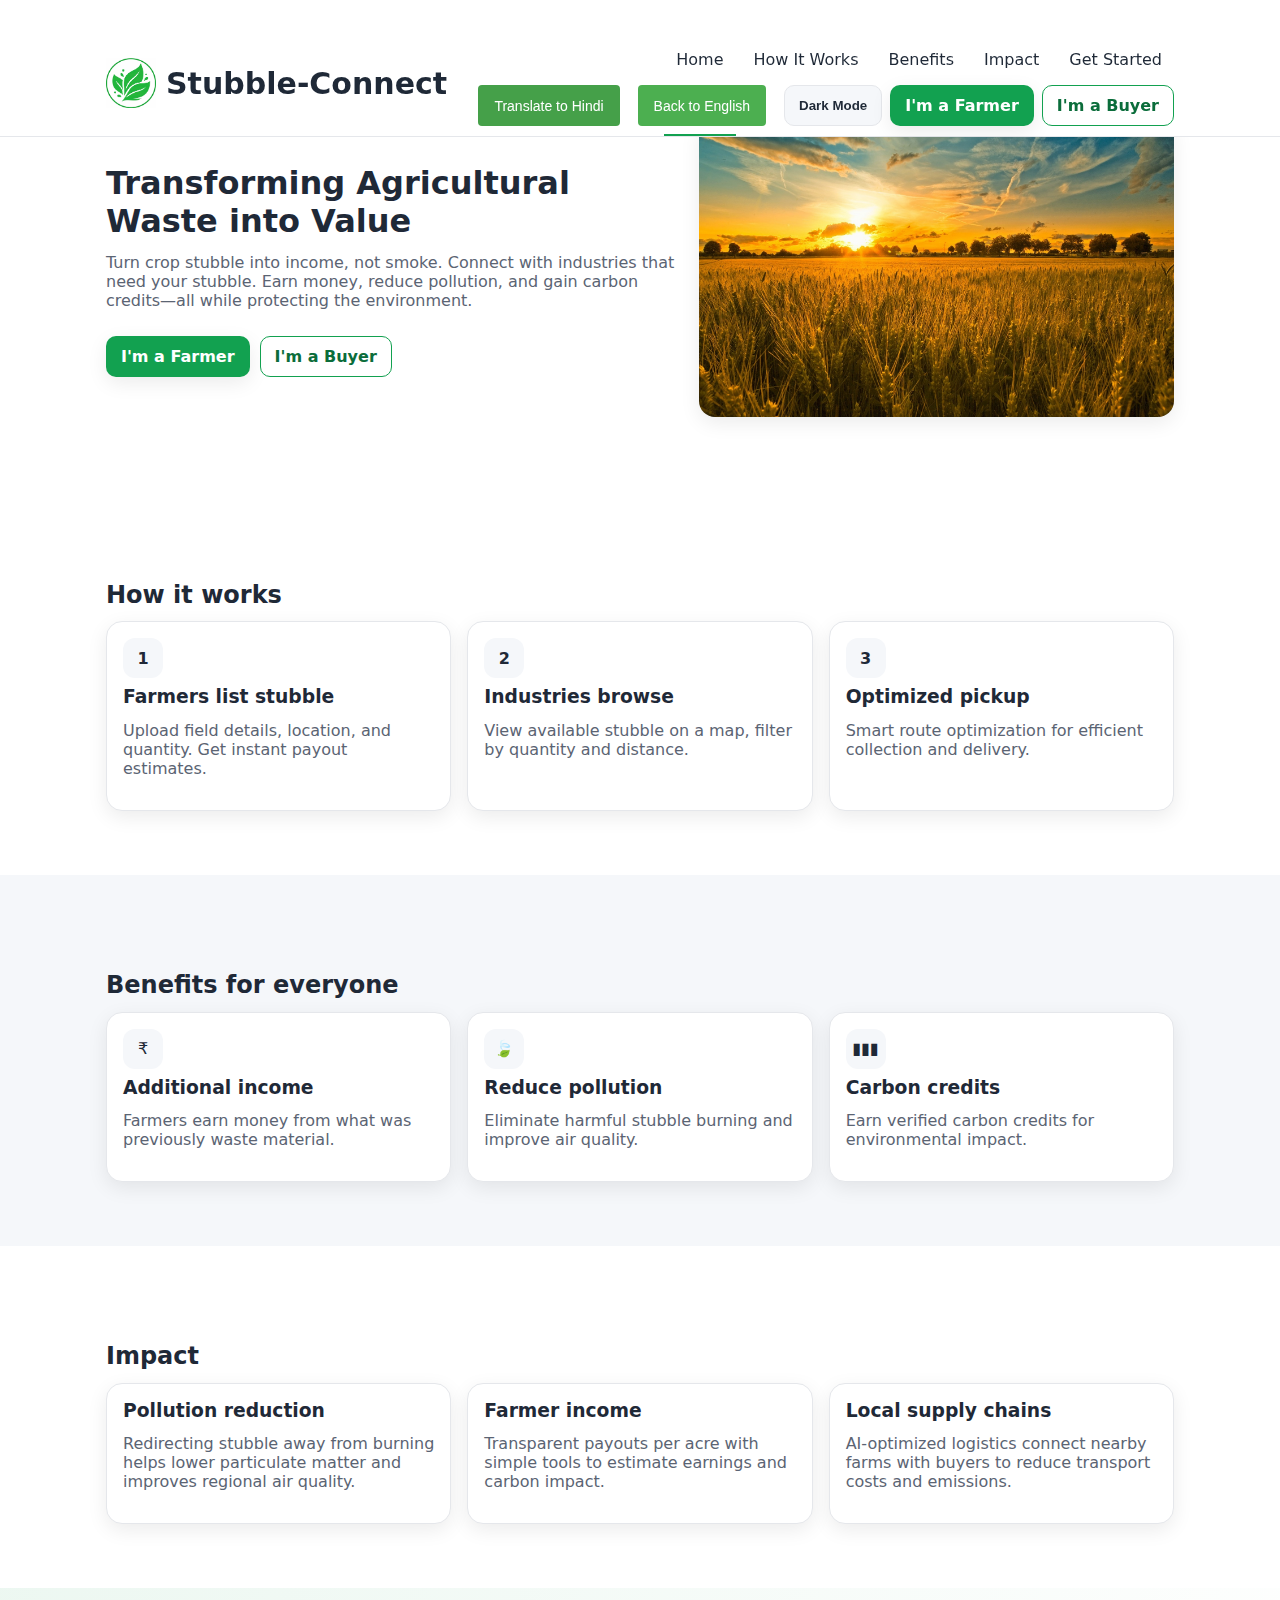
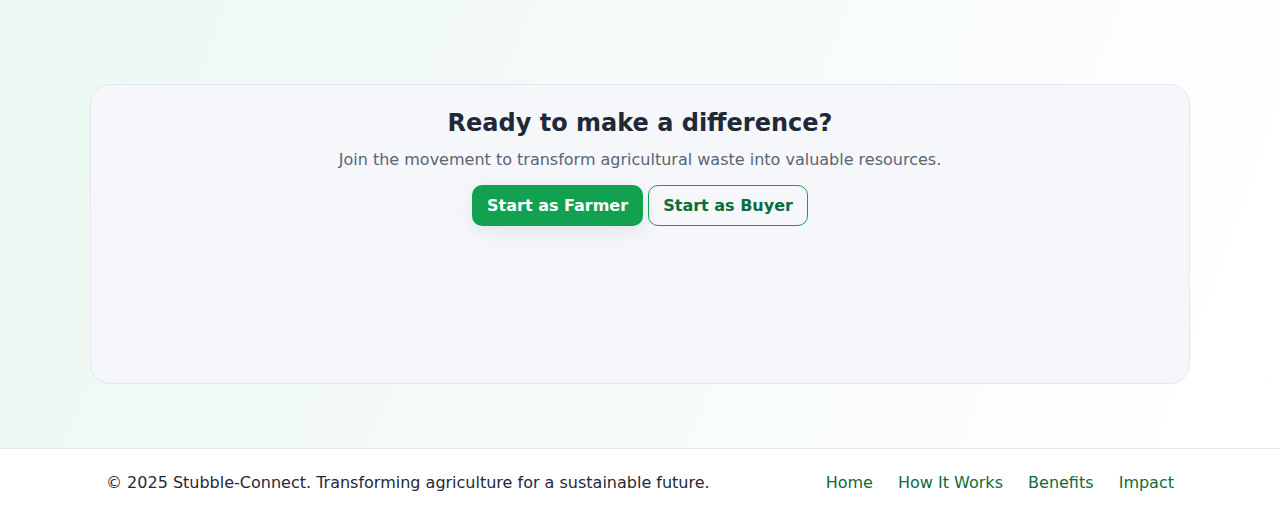
<file: index.html>
<!DOCTYPE html>
<html lang="en" data-theme="light">
<head>
  <meta charset="UTF-8" />
  <meta name="viewport" content="width=device-width, initial-scale=1.0"/>
  <title>Stubble-Connect | Transforming Agricultural Waste into Value</title>
  <link rel="stylesheet" href="assets/css/styles.css"/>
  <link rel="icon" href="assets/img/logo.png" type="image/png"/>
</head>
<body>
  <!-- Fixed Navbar (shared across pages) -->
  <header class="navbar">
    <div class="nav-inner">
      <a class="nav-logo" href="index.html">
        <img src="assets/img/logo.png" alt="Stubble-Connect logo"/>
        <span>Stubble-Connect</span>
      </a>

      <button class="nav-toggle" aria-label="Toggle menu" aria-expanded="false">
        <span class="bar"></span><span class="bar"></span><span class="bar"></span>
      </button>

      <nav class="nav-links">
        <a class="nav-link active" href="#hero" data-scroll>Home</a>
        <a class="nav-link" href="#how-it-works" data-scroll>How It Works</a>
        <a class="nav-link" href="#benefits" data-scroll>Benefits</a>
        <a class="nav-link" href="#impact" data-scroll>Impact</a>
        <a class="nav-link" href="#cta" data-scroll>Get Started</a>
        <div class="nav-actions">
          <button id="translateToHindi">Translate to Hindi</button>
          <button id="translateToEnglish">Back to English</button>
          <button id="themeToggle" class="btn btn-secondary" aria-label="Toggle dark mode">Dark Mode</button>
          <a class="btn btn-primary" href="farmer.html">I'm a Farmer</a>
          <a class="btn btn-outline" href="buyer.html">I'm a Buyer</a>
        </div>
      </nav>
      <div class="nav-underline"></div>
    </div>
  </header>

  <main>
    <!-- Hero Section -->
    <section id="hero" class="section hero">
      <div class="container hero-grid">
        <div class="hero-content">
          <h1>Transforming Agricultural Waste into Value</h1>
          <p>Turn crop stubble into income, not smoke. Connect with industries that need your stubble. Earn money, reduce pollution, and gain carbon credits—all while protecting the environment.</p>
          <div class="hero-actions">
            <a class="btn btn-primary" href="farmer.html">I'm a Farmer</a>
            <a class="btn btn-outline" href="buyer.html">I'm a Buyer</a>
          </div>
        </div>
        <div class="hero-media">
          <img src="assets/img/hero-stubble.jpg" alt="Field with crop stubble"/>
        </div>
      </div>
    </section>

    <!-- How It Works -->
    <section id="how-it-works" class="section">
      <div class="container">
        <h2>How it works</h2>
        <div class="cards three">
          <div class="card">
            <div class="card-icon">1</div>
            <h3>Farmers list stubble</h3>
            <p>Upload field details, location, and quantity. Get instant payout estimates.</p>
          </div>
          <div class="card">
            <div class="card-icon">2</div>
            <h3>Industries browse</h3>
            <p>View available stubble on a map, filter by quantity and distance.</p>
          </div>
          <div class="card">
            <div class="card-icon">3</div>
            <h3>Optimized pickup</h3>
            <p>Smart route optimization for efficient collection and delivery.</p>
          </div>
        </div>
      </div>
    </section>

    <!-- Benefits -->
    <section id="benefits" class="section alt">
      <div class="container">
        <h2>Benefits for everyone</h2>
        <div class="cards three">
          <div class="card benefit">
            <div class="benefit-icon">₹</div>
            <h3>Additional income</h3>
            <p>Farmers earn money from what was previously waste material.</p>
          </div>
          <div class="card benefit">
            <div class="benefit-icon">🍃</div>
            <h3>Reduce pollution</h3>
            <p>Eliminate harmful stubble burning and improve air quality.</p>
          </div>
          <div class="card benefit">
            <div class="benefit-icon">▮▮▮</div>
            <h3>Carbon credits</h3>
            <p>Earn verified carbon credits for environmental impact.</p>
          </div>
        </div>
      </div>
    </section>

    <!-- Impact -->
    <section id="impact" class="section">
      <div class="container">
        <h2>Impact</h2>
        <div class="impact-grid">
          <div class="impact-card">
            <h3>Pollution reduction</h3>
            <p>Redirecting stubble away from burning helps lower particulate matter and improves regional air quality.</p>
          </div>
          <div class="impact-card">
            <h3>Farmer income</h3>
            <p>Transparent payouts per acre with simple tools to estimate earnings and carbon impact.</p>
          </div>
          <div class="impact-card">
            <h3>Local supply chains</h3>
            <p>AI-optimized logistics connect nearby farms with buyers to reduce transport costs and emissions.</p>
          </div>
        </div>
      </div>
    </section>

    <!-- CTA -->
    <section id="cta" class="section cta">
      <div class="container cta-box">
        <h2>Ready to make a difference?</h2>
        <p>Join the movement to transform agricultural waste into valuable resources.</p>
        <div class="cta-actions">
          <a class="btn btn-primary" href="farmer.html">Start as Farmer</a>
          <a class="btn btn-outline" href="buyer.html">Start as Buyer</a>
        </div>
      </div>
    </section>
  </main>

  <footer class="footer">
    <div class="container footer-inner">
      <div>© 2025 Stubble-Connect. Transforming agriculture for a sustainable future.</div>
      <div class="footer-links">
        <a href="#hero" data-scroll>Home</a>
        <a href="#how-it-works" data-scroll>How It Works</a>
        <a href="#benefits" data-scroll>Benefits</a>
        <a href="#impact" data-scroll>Impact</a>
      </div>
    </div>
  </footer>

  <script src="assets/js/main.js"></script>
  
  <div id="google_translate_element" style="display:none;"></div>

  <script type="text/javascript">
    function googleTranslateElementInit() {
      new google.translate.TranslateElement(
        {pageLanguage: 'en', includedLanguages: 'hi,en'},
        'google_translate_element'
      );
    }
  </script>
  
  <script type="text/javascript" src="//translate.google.com/translate_a/element.js?cb=googleTranslateElementInit"></script>
  
  <script>
    function triggerTranslation(lang) {
      const select = document.querySelector("#google_translate_element select");
      if (select) {
        select.value = lang;
        select.dispatchEvent(new Event("change"));
      }
    }
  
    document.getElementById("translateToHindi").addEventListener("click", () => triggerTranslation("hi"));
    document.getElementById("translateToEnglish").addEventListener("click", () => triggerTranslation("en"));
  </script>
</body>
</html>
</file>
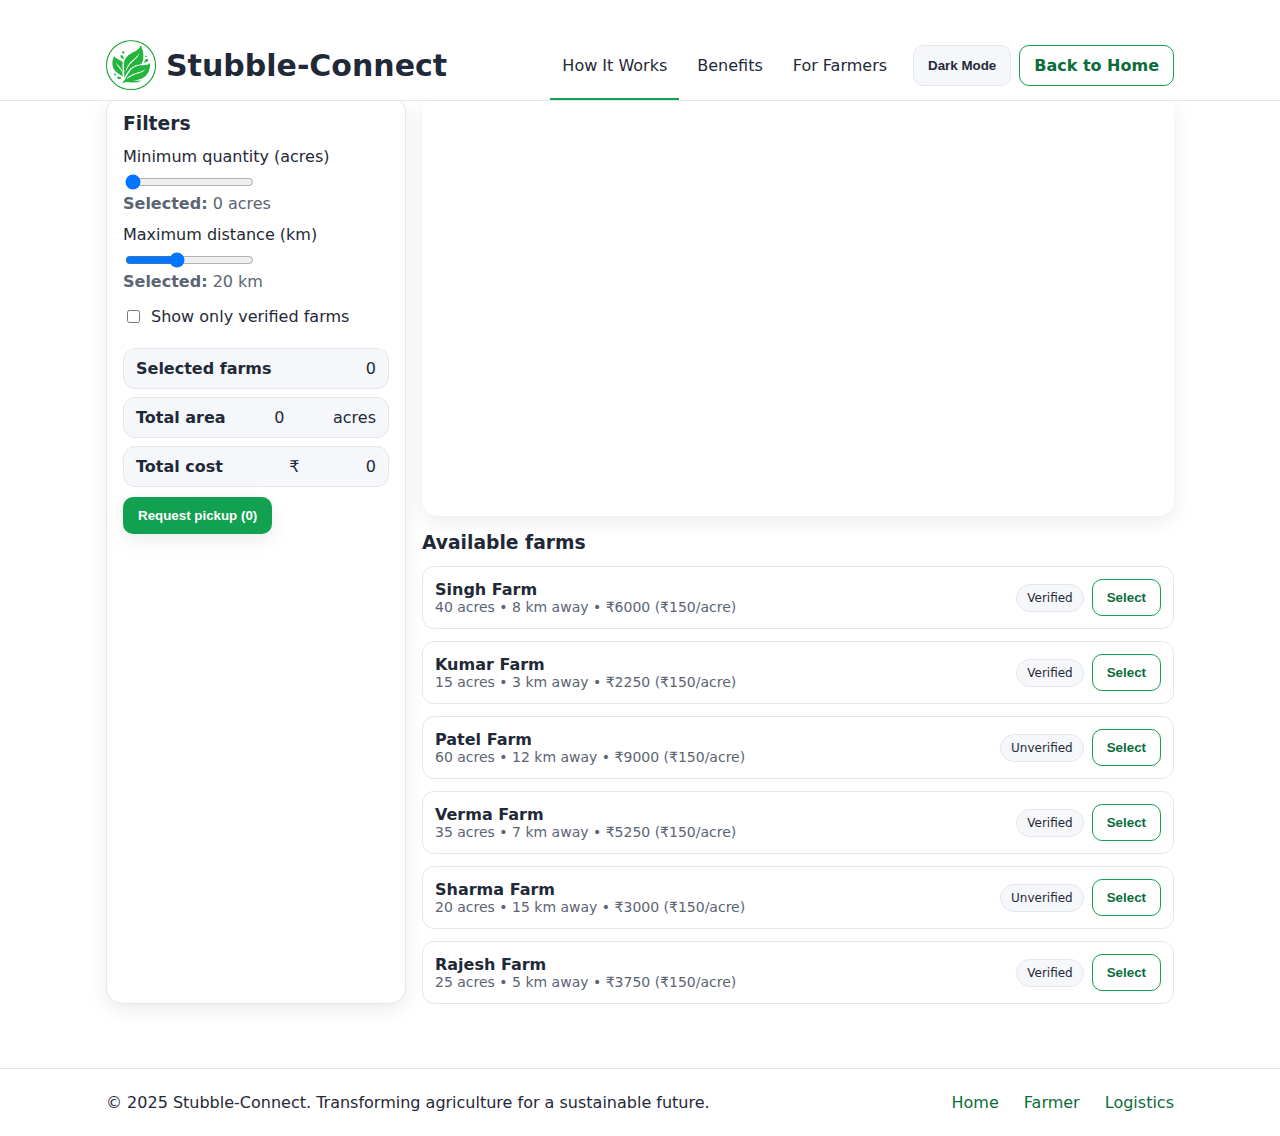
<file: buyer.html>
<!DOCTYPE html>
<html lang="en" data-theme="light">
<head>
  <meta charset="UTF-8" />
  <meta name="viewport" content="width=device-width, initial-scale=1.0"/>
  <title>Stubble-Connect | Buyer Dashboard</title>
  <link rel="stylesheet" href="assets/css/styles.css"/>
  <link rel="icon" href="assets/img/logo.png" type="image/png"/>
</head>
<body>
  <header class="navbar">
    <div class="nav-inner">
      <a class="nav-logo" href="index.html">
        <img src="assets/img/logo.png" alt="Stubble-Connect logo"/>
        <span>Stubble-Connect</span>
      </a>

      <button class="nav-toggle" aria-label="Toggle menu" aria-expanded="false">
        <span class="bar"></span><span class="bar"></span><span class="bar"></span>
      </button>

      <nav class="nav-links">
        <a class="nav-link" href="index.html#how-it-works">How It Works</a>
        <a class="nav-link" href="index.html#benefits">Benefits</a>
        <a class="nav-link" href="farmer.html">For Farmers</a>
        <div class="nav-actions">
          <button id="themeToggle" class="btn btn-secondary" aria-label="Toggle dark mode">Dark Mode</button>
          <a class="btn btn-outline" href="index.html">Back to Home</a>
        </div>
      </nav>
      <div class="nav-underline"></div>
    </div>
  </header>

  <main>
    <section class="section">
      <div class="container buyer-grid">
        <!-- Filters -->
        <aside class="card filters">
          <h3>Filters</h3>

          <label class="form-label" for="minQty">Minimum quantity (acres)</label>
          <input type="range" id="minQty" min="0" max="60" value="0"/>
          <div class="range-value"><strong>Selected:</strong> <span id="minQtyVal">0</span> acres</div>

          <label class="form-label" for="maxDist">Maximum distance (km)</label>
          <input type="range" id="maxDist" min="1" max="50" value="20"/>
          <div class="range-value"><strong>Selected:</strong> <span id="maxDistVal">20</span> km</div>

          <label class="checkbox">
            <input type="checkbox" id="onlyVerified"/>
            <span>Show only verified farms</span>
          </label>

          <div class="summary">
            <div class="result-item"><strong>Selected farms</strong> <span id="selectedCount">0</span></div>
            <div class="result-item"><strong>Total area</strong> <span id="selectedArea">0</span> acres</div>
            <div class="result-item"><strong>Total cost</strong> ₹<span id="selectedCost">0</span></div>
          </div>

          <button id="requestPickup" class="btn btn-primary">Request pickup (0)</button>
        </aside>

        <!-- Map + Listings -->
        <section class="buyer-main">
          <div class="map-embed large">
            <!-- Large Map (placeholder; replace key later) -->
            <iframe
              title="Buyer Map"
              width="100%" height="100%" style="border:0"
              loading="lazy" allowfullscreen
              src="https://maps.google.com/maps?q=30.7333,76.7794&z=9&output=embed">
            </iframe>
          </div>

          <div class="farm-list">
            <h3>Available farms</h3>
            <!-- Dummy farms; JS will render and filter -->
            <div id="farmCards" class="cards list"></div>
          </div>
        </section>
      </div>
    </section>
  </main>

  <footer class="footer">
    <div class="container footer-inner">
      <div>© 2025 Stubble-Connect. Transforming agriculture for a sustainable future.</div>
      <div class="footer-links">
        <a href="index.html#hero">Home</a>
        <a href="farmer.html">Farmer</a>
        <a href="logistics.html">Logistics</a>
      </div>
    </div>
  </footer>

  <script src="assets/js/main.js"></script>
</body>
</html>
</file>
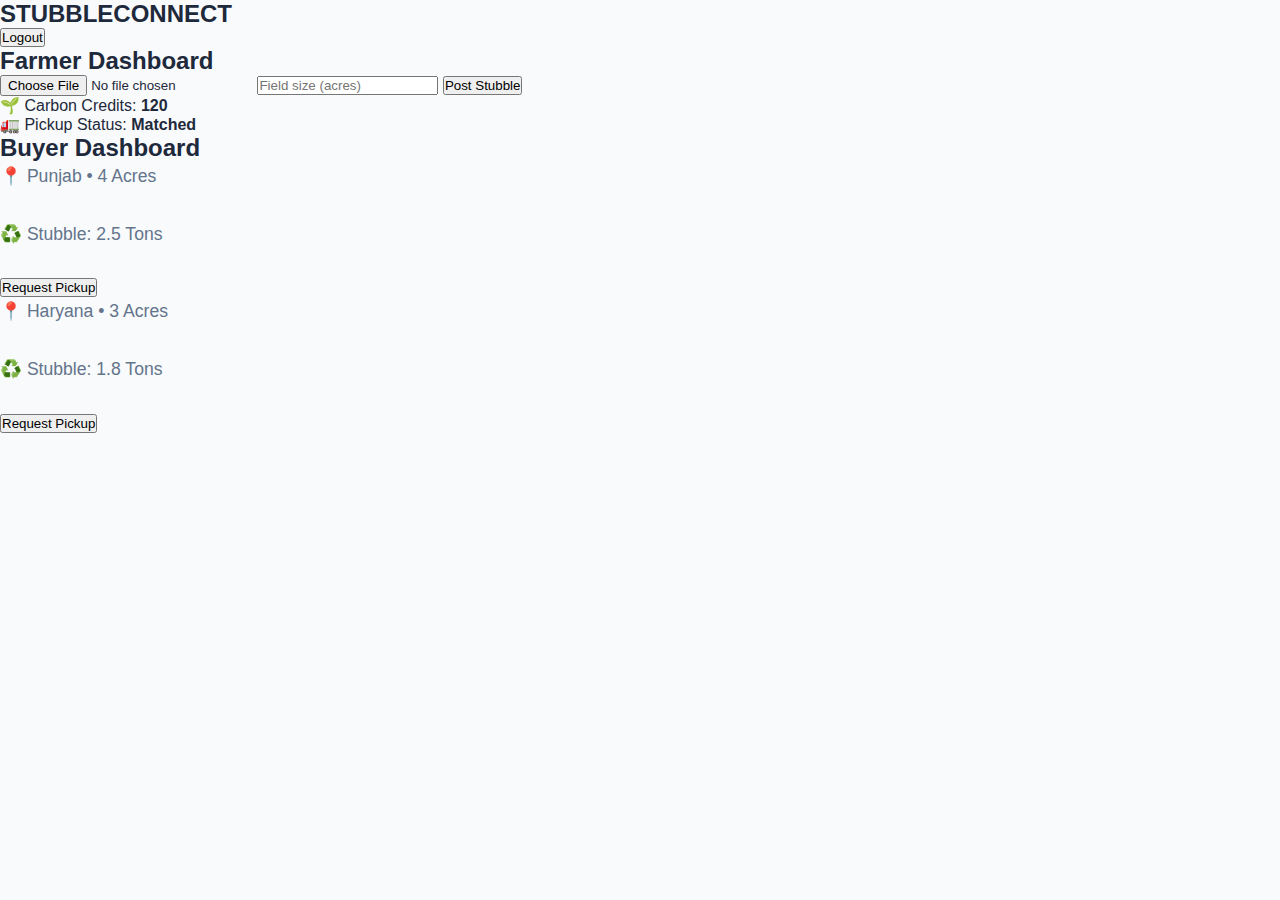
<file: dashboard.html>
<!DOCTYPE html>
<html lang="en">
<head>
  <meta charset="UTF-8">
  <title>Dashboard | Stubble Connect</title>
  <link rel="stylesheet" href="css/style.css">
</head>
<body class="dark">

<header class="navbar">
  <div class="logo">STUBBLE<span>CONNECT</span></div>
  <button id="logout">Logout</button>
</header>

<section class="dashboard">
  
  <!-- FARMER -->
  <div class="panel reveal">
    <h2>Farmer Dashboard</h2>
    <input type="file">
    <input type="number" placeholder="Field size (acres)">
    <button class="primary">Post Stubble</button>

    <div class="stats">
      <div>🌱 Carbon Credits: <b>120</b></div>
      <div>🚛 Pickup Status: <b>Matched</b></div>
    </div>
  </div>

  <!-- BUYER -->
  <div class="panel reveal delay">
    <h2>Buyer Dashboard</h2>

    <div class="farm-card">
      <p>📍 Punjab • 4 Acres</p>
      <p>♻️ Stubble: 2.5 Tons</p>
      <button class="secondary">Request Pickup</button>
    </div>

    <div class="farm-card">
      <p>📍 Haryana • 3 Acres</p>
      <p>♻️ Stubble: 1.8 Tons</p>
      <button class="secondary">Request Pickup</button>
    </div>
  </div>

</section>

<script src="js/animate.js"></script>
</body>
</html>
</file>
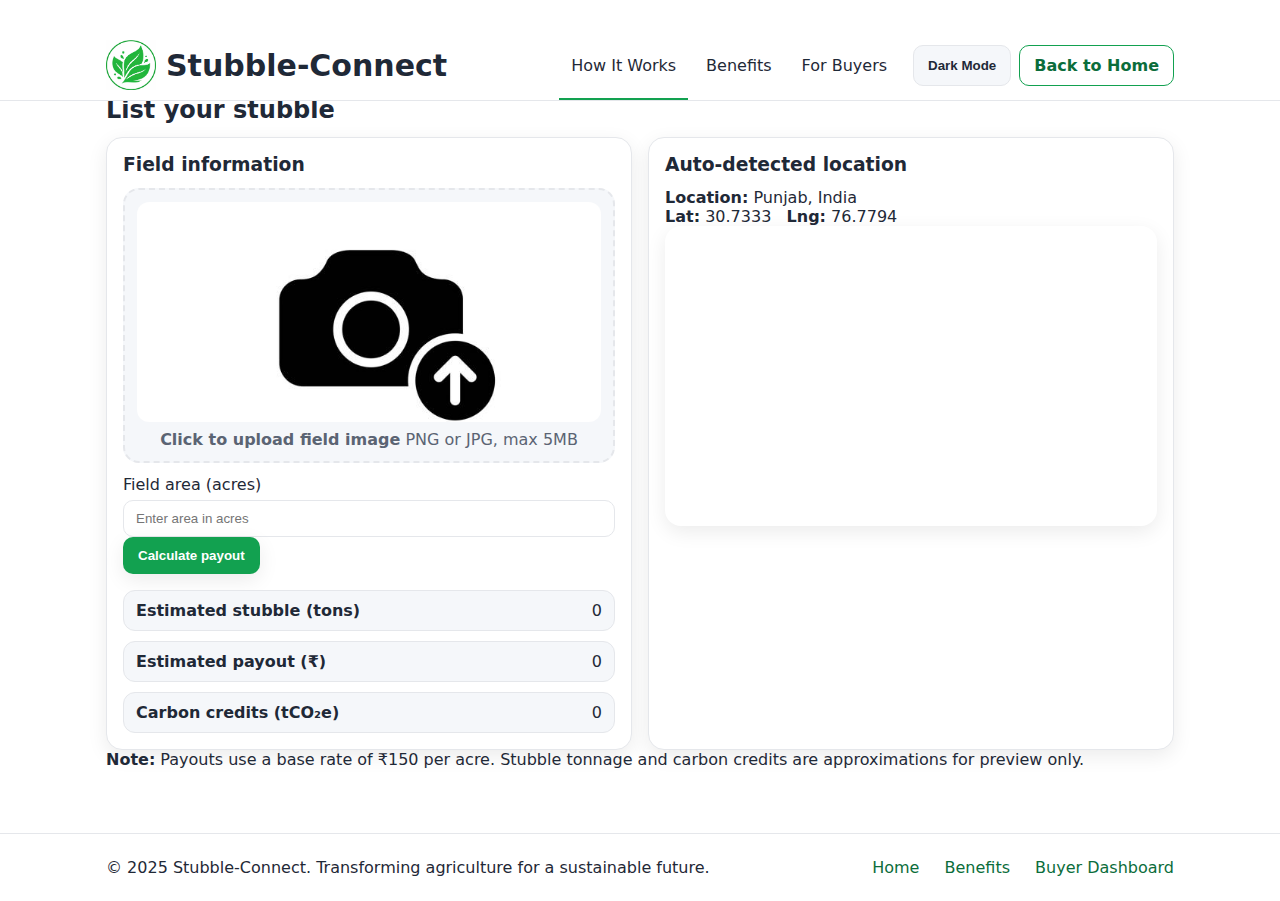
<file: farmer.html>
<!DOCTYPE html>
<html lang="en" data-theme="light">
<head>
  <meta charset="UTF-8" />
  <meta name="viewport" content="width=device-width, initial-scale=1.0"/>
  <title>Stubble-Connect | Farmer</title>
  <link rel="stylesheet" href="assets/css/styles.css"/>
  <link rel="icon" href="assets/img/logo.png" type="image/png"/>
</head>
<body>
  <header class="navbar">
    <div class="nav-inner">
      <a class="nav-logo" href="index.html">
        <img src="assets/img/logo.png" alt="Stubble-Connect logo"/>
        <span>Stubble-Connect</span>
      </a>

      <button class="nav-toggle" aria-label="Toggle menu" aria-expanded="false">
        <span class="bar"></span><span class="bar"></span><span class="bar"></span>
      </button>

      <nav class="nav-links">
        <a class="nav-link" href="index.html#how-it-works">How It Works</a>
        <a class="nav-link" href="index.html#benefits">Benefits</a>
        <a class="nav-link" href="buyer.html">For Buyers</a>
        <div class="nav-actions">
          <button id="themeToggle" class="btn btn-secondary" aria-label="Toggle dark mode">Dark Mode</button>
          <a class="btn btn-outline" href="index.html">Back to Home</a>
        </div>
      </nav>
      <div class="nav-underline"></div>
    </div>
  </header>

  <main>
    <section class="section">
      <div class="container">
        <h2>List your stubble</h2>

        <div class="grid two farmer-grid">
          <!-- Field Information -->
          <div class="card">
            <h3>Field information</h3>
            <div class="upload-box" id="uploadBox" tabindex="0">
              <img id="fieldPreview" src="assets/img/placeholder-field.jpg" alt="Field preview"/>
              <div class="upload-instructions">
                <strong>Click to upload field image</strong>
                <span>PNG or JPG, max 5MB</span>
              </div>
              <input type="file" id="fieldImage" accept="image/*" hidden/>
            </div>

            <label class="form-label" for="fieldArea">Field area (acres)</label>
            <input type="number" id="fieldArea" class="input" placeholder="Enter area in acres" min="0" step="0.1"/>

            <button id="calcPayout" class="btn btn-primary">Calculate payout</button>

            <div class="results">
              <div class="result-item">
                <strong>Estimated stubble (tons)</strong>
                <span id="estStubble">0</span>
              </div>
              <div class="result-item">
                <strong>Estimated payout (₹)</strong>
                <span id="estPayout">0</span>
              </div>
              <div class="result-item">
                <strong>Carbon credits (tCO₂e)</strong>
                <span id="estCarbon">0</span>
              </div>
            </div>
          </div>

          <!-- Auto-Detected Location -->
          <div class="card">
            <h3>Auto-detected location</h3>
            <div class="location-meta">
              <div class="loc-line"><strong>Location:</strong> <span id="detectedPlace">Punjab, India</span></div>
              <div class="loc-line"><strong>Lat:</strong> <span id="detectedLat">30.7333</span> &nbsp; <strong>Lng:</strong> <span id="detectedLng">76.7794</span></div>
            </div>

            <!-- Google Maps Iframe (placeholder; replace key later) -->
            <!-- To use your real Google Maps embed, replace the src with an embed URL that includes your API key or map query -->
            <div class="map-embed">
              <iframe
                title="Detected Location Map"
                width="100%" height="300" style="border:0"
                loading="lazy" allowfullscreen
                src="https://maps.google.com/maps?q=Punjab,India&z=10&output=embed">
              </iframe>
            </div>
          </div>
        </div>

        <div class="info-tip">
          <strong>Note:</strong> Payouts use a base rate of ₹150 per acre. Stubble tonnage and carbon credits are approximations for preview only.
        </div>

      </div>
    </section>
  </main>

  <footer class="footer">
    <div class="container footer-inner">
      <div>© 2025 Stubble-Connect. Transforming agriculture for a sustainable future.</div>
      <div class="footer-links">
        <a href="index.html#hero">Home</a>
        <a href="index.html#benefits">Benefits</a>
        <a href="buyer.html">Buyer Dashboard</a>
      </div>
    </div>
  </footer>

  <script src="assets/js/main.js"></script>
</body>
</html>
</file>
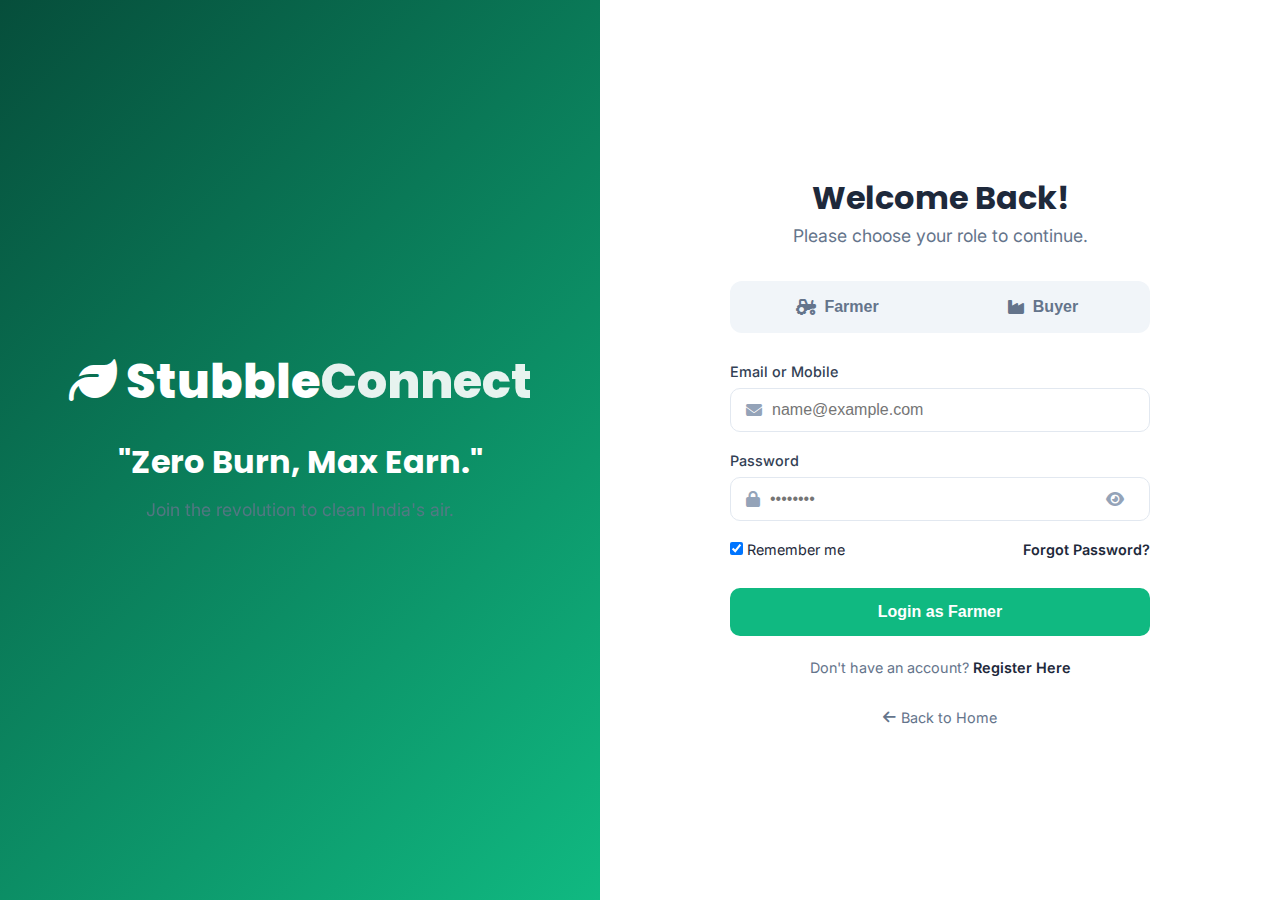
<file: login.html>
<!DOCTYPE html>
<html lang="en">
<head>
    <meta charset="UTF-8">
    <meta name="viewport" content="width=device-width, initial-scale=1.0">
    <title>Login | Stubble-Connect</title>
    
    <link href="https://fonts.googleapis.com/css2?family=Inter:wght@300;400;600&family=Poppins:wght@500;700&display=swap" rel="stylesheet">
    <link rel="stylesheet" href="https://cdnjs.cloudflare.com/ajax/libs/font-awesome/6.4.0/css/all.min.css">
    
    <link rel="stylesheet" href="css/style.css">
    <link rel="stylesheet" href="css/login.css">
</head>
<body>

    <div class="login-wrapper">
        
        <div class="login-visual">
            <div class="visual-content">
                <div class="logo-large">
                    <i class="fas fa-leaf"></i> Stubble<span>Connect</span>
                </div>
                <h2 id="dynamic-quote">"Zero Burn, Max Earn."</h2>
                <p>Join the revolution to clean India's air.</p>
            </div>
            <div class="blob blob-1"></div>
            <div class="blob blob-2"></div>
        </div>

        <div class="login-form-container">
            <div class="form-box fade-up">
                
                <div class="form-header">
                    <h2>Welcome Back!</h2>
                    <p>Please choose your role to continue.</p>
                </div>

                <div class="role-switch">
                    <button type="button" class="role-btn active" data-role="farmer" onclick="setRole('farmer')">
                        <i class="fas fa-tractor"></i> Farmer
                    </button>
                    <button type="button" class="role-btn" data-role="buyer" onclick="setRole('buyer')">
                        <i class="fas fa-industry"></i> Buyer
                    </button>
                </div>

                <form id="loginForm" onsubmit="handleLogin(event)">
                    
                    <div class="input-group">
                        <label>Email or Mobile</label>
                        <div class="input-wrapper">
                            <i class="fas fa-envelope"></i>
                            <input type="text" placeholder="name@example.com" required>
                        </div>
                    </div>

                    <div class="input-group">
                        <label>Password</label>
                        <div class="input-wrapper">
                            <i class="fas fa-lock"></i>
                            <input type="password" placeholder="••••••••" required>
                            <i class="fas fa-eye toggle-password"></i>
                        </div>
                    </div>

                    <div class="form-actions">
                        <label class="checkbox-container">
                            <input type="checkbox" checked>
                            <span class="checkmark"></span>
                            Remember me
                        </label>
                        <a href="#" class="forgot-pass">Forgot Password?</a>
                    </div>

                    <button type="submit" class="btn-login" id="submitBtn">
                        Login as Farmer
                        <div class="shine"></div>
                    </button>
                </form>

                <p class="signup-link">Don't have an account? <a href="#">Register Here</a></p>
                
                <div class="back-home">
                    <a href="index.html"><i class="fas fa-arrow-left"></i> Back to Home</a>
                </div>
            </div>
        </div>
    </div>

    <script src="js/login.js"></script>
</body>
</html>
</file>
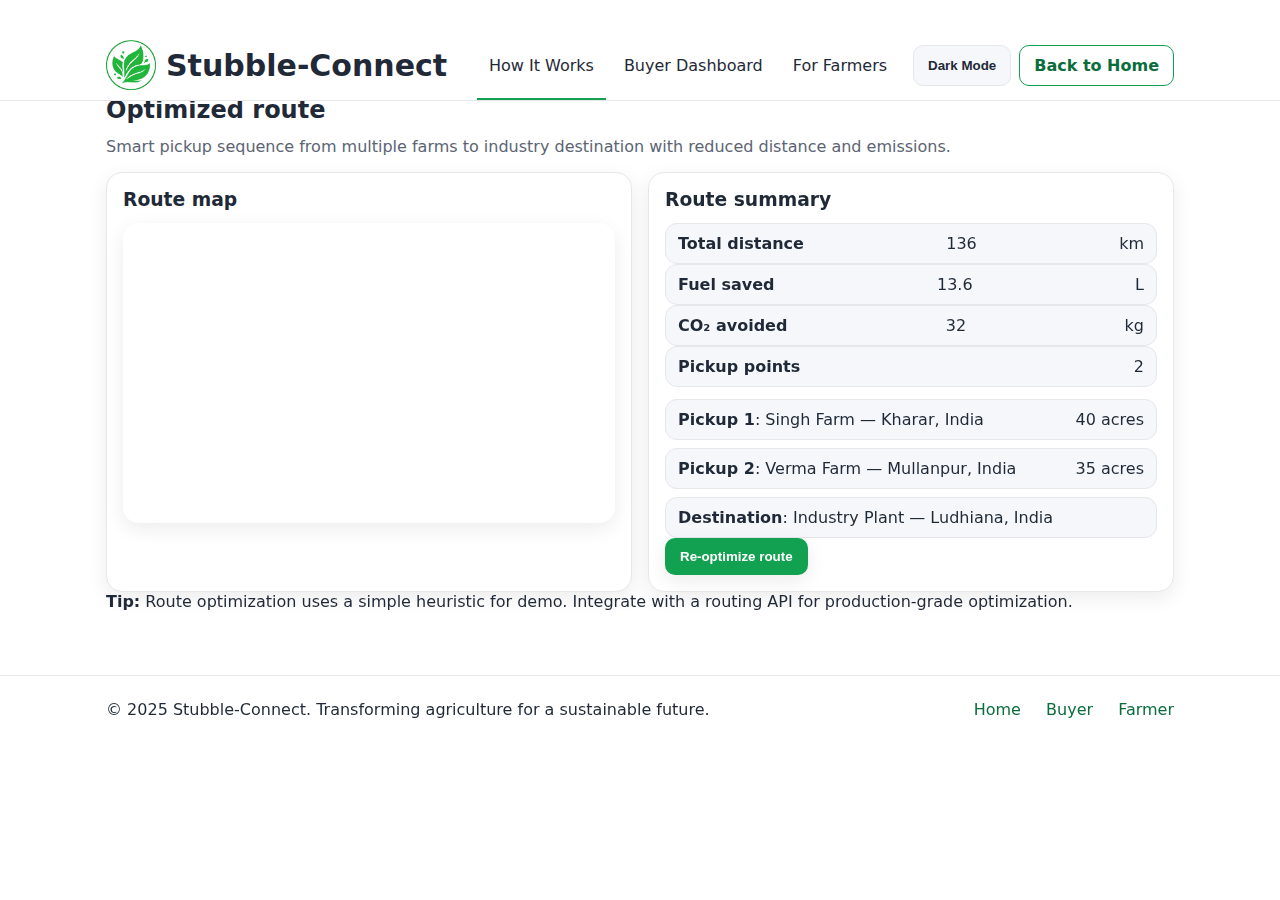
<file: logistics.html>
<!DOCTYPE html>
<html lang="en" data-theme="light">
<head>
  <meta charset="UTF-8" />
  <meta name="viewport" content="width=device-width, initial-scale=1.0"/>
  <title>Stubble-Connect | Logistics & Route</title>
  <link rel="stylesheet" href="assets/css/styles.css"/>
  <link rel="icon" href="assets/img/logo.png" type="image/png"/>
</head>
<body>
  <header class="navbar">
    <div class="nav-inner">
      <a class="nav-logo" href="index.html">
        <img src="assets/img/logo.png" alt="Stubble-Connect logo"/>
        <span>Stubble-Connect</span>
      </a>

      <button class="nav-toggle" aria-label="Toggle menu" aria-expanded="false">
        <span class="bar"></span><span class="bar"></span><span class="bar"></span>
      </button>

      <nav class="nav-links">
        <a class="nav-link" href="index.html#how-it-works">How It Works</a>
        <a class="nav-link" href="buyer.html">Buyer Dashboard</a>
        <a class="nav-link" href="farmer.html">For Farmers</a>
        <div class="nav-actions">
          <button id="themeToggle" class="btn btn-secondary" aria-label="Toggle dark mode">Dark Mode</button>
          <a class="btn btn-outline" href="index.html">Back to Home</a>
        </div>
      </nav>
      <div class="nav-underline"></div>
    </div>
  </header>

  <main>
    <section class="section">
      <div class="container">
        <h2>Optimized route</h2>
        <p>Smart pickup sequence from multiple farms to industry destination with reduced distance and emissions.</p>

        <div class="grid two route-grid">
          <div class="card">
            <h3>Route map</h3>
            <div class="map-embed">
              <!-- Directions/Route Map (placeholder; replace key later) -->
              <!-- The query shows a route with multiple waypoints; replace with your actual waypoints and API key -->
              <iframe
                title="Route Map"
                width="100%" height="360" style="border:0"
                loading="lazy" allowfullscreen
                src="https://maps.google.com/maps?q=Ludhiana,India&z=9&output=embed">
              </iframe>
            </div>
          </div>

          <div class="card">
            <h3>Route summary</h3>
            <div class="summary">
              <div class="result-item"><strong>Total distance</strong> <span id="sumDistance">128</span> km</div>
              <div class="result-item"><strong>Fuel saved</strong> <span id="sumFuel">12.6</span> L</div>
              <div class="result-item"><strong>CO₂ avoided</strong> <span id="sumCO2">29.7</span> kg</div>
              <div class="result-item"><strong>Pickup points</strong> <span id="sumPoints">3</span></div>
            </div>

            <div class="route-stops" id="routeStops">
              <!-- JS renders stops -->
            </div>

            <button class="btn btn-primary" id="reoptimizeBtn">Re-optimize route</button>
          </div>
        </div>

        <div class="info-tip">
          <strong>Tip:</strong> Route optimization uses a simple heuristic for demo. Integrate with a routing API for production-grade optimization.
        </div>
      </div>
    </section>
  </main>

  <footer class="footer">
    <div class="container footer-inner">
      <div>© 2025 Stubble-Connect. Transforming agriculture for a sustainable future.</div>
      <div class="footer-links">
        <a href="index.html#hero">Home</a>
        <a href="buyer.html">Buyer</a>
        <a href="farmer.html">Farmer</a>
      </div>
    </div>
  </footer>

  <script src="assets/js/main.js"></script>
</body>
</html>
</file>
<file: assets/css/styles.css>
/* 
  Stubble-Connect Styles
  - Pure CSS, responsive, mobile-first
  - Google-style dark theme via CSS variables
  - Smooth transitions across theme changes
*/

/* CSS Variables (Light / Dark) */
:root {
  --bg: #ffffff;
  --surface: #f5f7fa;
  --text: #1f2937;
  --muted: #5b6473;
  --primary: #12a150;
  --primary-contrast: #ffffff;
  --outline: #12a150;
  --border: #e5e7eb;
  --shadow: 0 6px 20px rgba(0,0,0,0.08);
  --link: #0b6d3b;

  /* Dark (Google-style: not pure black) */
  --bg-dark: #121212;
  --surface-dark: #1e1e1e;
  --text-dark: #e5e7eb;
  --muted-dark: #a3a7b0;
  --border-dark: #2a2a2a;

  --transition: 220ms ease;
}

/* Theme application */
html[data-theme="light"] {
  --bg-current: var(--bg);
  --surface-current: var(--surface);
  --text-current: var(--text);
  --muted-current: var(--muted);
  --border-current: var(--border);
}

html[data-theme="dark"] {
  --bg-current: var(--bg-dark);
  --surface-current: var(--surface-dark);
  --text-current: var(--text-dark);
  --muted-current: var(--muted-dark);
  --border-current: var(--border-dark);
}

/* Base */
* { box-sizing: border-box; }
html, body {
  height: 100%;
  scroll-behavior: smooth; /* fallback if JS not loaded */
}
body {
  margin: 0;
  font-family: ui-sans-serif, system-ui, -apple-system, Segoe UI, Roboto, "Helvetica Neue", Arial;
  color: var(--text-current);
  background: var(--bg-current);
  transition: background var(--transition), color var(--transition);
}

/* Containers and layout */
.container {
  width: 100%;
  max-width: 1100px;
  margin: 0 auto;
  padding: 0 16px;
}

.section {
  padding: 96px 0 64px;
}

.section.alt {
  background: var(--surface-current);
  transition: background var(--transition);
}

h1, h2, h3 {
  margin: 0 0 12px;
  line-height: 1.2;
}
p { margin: 0 0 16px; color: var(--muted-current); }

/* Navbar */
.navbar {
  padding-top: 30px;
  position: fixed;
  width: 100%;
  top: 0;
  z-index: 999;
  background: var(--bg-current);
  border-bottom: 1px solid var(--border-current);
  transition: background var(--transition), border-color var(--transition);
}
.nav-inner {
  display: grid;
  grid-template-columns: auto 1fr;
  align-items: center;
  gap: 12px;
  max-width: 1100px;
  margin: 0 auto;
  padding: 10px 16px;
  position: relative;
}
.nav-logo {
  display: inline-flex;
  align-items: center;
  gap: 10px;
  text-decoration: none;
  color: var(--text-current);
  font-weight: 700;
  font-size: 30px;
}
.nav-logo img { width: 50px; height: 50px; }

.nav-links {
  display: flex;
  align-items: center;
  gap: 6px;
  justify-content: flex-end;
  flex-wrap: wrap;
}
.nav-link {
  position: relative;
  padding: 10px 12px;
  border-radius: 6px;
  text-decoration: none;
  color: var(--text-current);
  transition: background var(--transition), color var(--transition);
}
.nav-link:hover { background: var(--surface-current); }

.nav-actions {
  display: inline-flex;
  gap: 8px;
  margin-left: 8px;
}

.nav-toggle {
  display: none;
  width: 40px; height: 40px;
  border: 1px solid var(--border-current);
  background: var(--surface-current);
  border-radius: 8px;
  align-items: center;
  justify-content: center;
  gap: 4px;
  transition: background var(--transition), border-color var(--transition);
}
.nav-toggle .bar {
  display: inline-block;
  width: 16px; height: 2px;
  background: var(--text-current);
}

/* Animated underline indicator */
.nav-underline {
  position: absolute;
  bottom: 0;
  height: 2px;
  background: var(--outline);
  width: 0;
  left: 0;
  transition: left 240ms ease, width 240ms ease, background var(--transition);
}

/* Buttons */
.btn {
  display: inline-flex;
  align-items: center;
  justify-content: center;
  padding: 10px 14px;
  border-radius: 10px;
  cursor: pointer;
  text-decoration: none;
  font-weight: 600;
  border: 1px solid transparent;
  transition: background var(--transition), color var(--transition), border-color var(--transition), box-shadow var(--transition);
}
.btn-primary {
  background: var(--primary);
  color: var(--primary-contrast);
  box-shadow: var(--shadow);
}
.btn-primary:hover { filter: brightness(0.95); }
.btn-outline {
  background: transparent;
  color: var(--link);
  border-color: var(--outline);
}
.btn-outline:hover { background: rgba(18,161,80,0.08); }
.btn-secondary {
  background: var(--surface-current);
  color: var(--text-current);
  border-color: var(--border-current);
}

/* Hero */
.hero {
  padding-top: 120px; /* Account for sticky navbar */
}
.hero-grid {
  display: grid;
  grid-template-columns: 1fr;
  gap: 24px;
}
.hero-content p { max-width: 640px; }
.hero-actions { display: inline-flex; gap: 10px; margin-top: 10px; }
.hero-media img {
  width: 100%; height: auto; border-radius: 16px; box-shadow: var(--shadow);
}

/* Cards */
.cards.three {
  display: grid;
  grid-template-columns: 1fr;
  gap: 16px;
}
.card {
  background: var(--bg-current);
  border: 1px solid var(--border-current);
  border-radius: 16px;
  padding: 16px;
  box-shadow: var(--shadow);
  transition: background var(--transition), border-color var(--transition), box-shadow var(--transition);
}
.card-icon {
  width: 40px; height: 40px;
  border-radius: 12px;
  background: var(--surface-current);
  color: var(--text-current);
  display: inline-flex; align-items: center; justify-content: center;
  font-weight: 700; margin-bottom: 8px;
}
.benefit-icon {
  width: 40px; height: 40px;
  border-radius: 12px;
  background: var(--surface-current);
  display: inline-flex; align-items: center; justify-content: center;
  margin-bottom: 8px;
}

/* Impact */
.impact-grid {
  display: grid;
  grid-template-columns: 1fr;
  gap: 16px;
}
.impact-card {
  background: var(--bg-current);
  border: 1px solid var(--border-current);
  border-radius: 16px;
  padding: 16px;
  box-shadow: var(--shadow);
}

/* CTA */
.cta {
  background: linear-gradient(110deg, rgba(18,161,80,0.08), transparent);
}
.cta-box {
  min-height: 300px;
  text-align: center;
  background: var(--surface-current);
  border: 1px solid var(--border-current);
  border-radius: 20px;
  padding: 24px;
}

/* Farmer page */
.grid.two {
  display: grid;
  grid-template-columns: 1fr;
  gap: 16px;
}
.upload-box {
  position: relative;
  border: 2px dashed var(--border-current);
  border-radius: 16px;
  padding: 12px;
  display: grid;
  place-items: center;
  gap: 8px;
  cursor: pointer;
  background: var(--surface-current);
}
.upload-box img {
  width: 100%;
  max-height: 220px;
  object-fit: cover;
  border-radius: 12px;
}
.upload-instructions {
  text-align: center;
  color: var(--muted-current);
}
.form-label { display: block; margin: 12px 0 6px; }
.input {
  width: 100%;
  padding: 10px 12px;
  border-radius: 10px;
  border: 1px solid var(--border-current);
  background: var(--bg-current);
  color: var(--text-current);
}

.results {
  display: grid;
  grid-template-columns: 1fr;
  gap: 10px;
  margin-top: 16px;
}
.result-item {
  display: flex; align-items: center; justify-content: space-between;
  background: var(--surface-current);
  border: 1px solid var(--border-current);
  border-radius: 12px;
  padding: 10px 12px;
}

/* Buyer page */
.buyer-grid {
  display: grid;
  grid-template-columns: 1fr;
  gap: 16px;
}
.filters .summary { margin: 10px 0; display: grid; gap: 8px; }
.checkbox { display: inline-flex; align-items: center; gap: 8px; margin: 8px 0 12px; }
.range-value { color: var(--muted-current); margin-bottom: 8px; }
.buyer-main { display: grid; grid-template-columns: 1fr; gap: 16px; }
.map-embed { width: 100%; height: 300px; border-radius: 16px; overflow: hidden; box-shadow: var(--shadow); }
.map-embed.large { height: 360px; }
.farm-list .cards.list { display: grid; grid-template-columns: 1fr; gap: 12px; }
.farm-card {
  display: grid;
  grid-template-columns: 1fr auto;
  gap: 8px;
  align-items: center;
  padding: 12px;
  border: 1px solid var(--border-current);
  border-radius: 12px;
  background: var(--bg-current);
}
.farm-meta { color: var(--muted-current); font-size: 14px; }
.badge {
  display: inline-flex; align-items: center; gap: 6px;
  padding: 6px 10px; border-radius: 999px; font-size: 12px;
  border: 1px solid var(--border-current);
  background: var(--surface-current);
}

/* Logistics */
.route-grid { gap: 16px; }
.route-stops { margin-top: 12px; display: grid; gap: 8px; }
.stop-item {
  display: flex; justify-content: space-between; align-items: center;
  padding: 10px 12px; border: 1px solid var(--border-current); border-radius: 12px;
  background: var(--surface-current);
}

/* Footer */
.footer {
  border-top: 1px solid var(--border-current);
  background: var(--bg-current);
  padding: 24px 0;
  transition: background var(--transition), border-color var(--transition);
}
.footer-inner {
  display: flex;
  align-items: center;
  justify-content: space-between;
  gap: 10px;
  flex-wrap: wrap;
}
.footer-links a {
  margin-right: 20px;
}
.footer-links a:last-child {
  margin-right: 0;
}
.footer a { color: var(--link); text-decoration: none; }

/* Responsive (>=768px) */
@media (min-width: 768px) {
  .hero-grid { grid-template-columns: 1.2fr 1fr; align-items: center; }
  .cards.three { grid-template-columns: repeat(3, 1fr); }
  .impact-grid { grid-template-columns: repeat(3, 1fr); }

  .grid.two { grid-template-columns: 1fr 1fr; }
  .buyer-grid { grid-template-columns: 300px 1fr; }
  .buyer-main { grid-template-columns: 1fr; }
  .map-embed.large { height: 420px; }

  .nav-toggle { display: none; }
}

/* Mobile Navbar (<=767px) */
@media (max-width: 767px) {
  .nav-toggle { display: inline-flex; }
  .nav-links {
    position: absolute;
    top: 56px; right: 16px; left: 16px;
    background: var(--bg-current);
    border: 1px solid var(--border-current);
    border-radius: 12px;
    flex-direction: column;
    padding: 8px;
    box-shadow: var(--shadow);
    display: none;
  }
  .nav-links.open { display: flex; }
  .nav-actions { margin-top: 4px; }
}

/* Focus styles */
:focus-visible {
  outline: 2px solid var(--outline);
  outline-offset: 2px;
}
#translateToHindi, #translateToEnglish {
  margin-right: 10px;
}
#translateToHindi, #translateToEnglish {
  background: #4CAF50;
  color: white;
  border: none;
  padding: 8px 16px;
  border-radius: 4px;
  font-size: 14px;
  cursor: pointer;
}

#translateToHindi, #translateToEnglish:hover {
  background: #45a049;
}
</file>
<file: css/style.css>
/* =========================================

   1. VARIABLES & THEME SETUP
   ========================================= */
   /* Add this to the bottom of css/dashboard.css */

.hidden {
    display: none !important;
}
:root {
    /* Colors */
    --primary: #10b981;       /* Emerald Green */
    --primary-dark: #047857;
    --secondary: #3b82f6;     /* Royal Blue */
    --accent: #f59e0b;        /* Amber */
    
    /* Light Mode Defaults */
    --bg-color: #f8fafc;
    --text-main: #1e293b;
    --text-muted: #64748b;
    --glass-bg: rgba(255, 255, 255, 0.7);
    --glass-border: rgba(255, 255, 255, 0.5);
    --card-shadow: 0 10px 30px -10px rgba(0, 0, 0, 0.1);
    
    /* Blob Colors */
    --blob-1: #34d399;
    --blob-2: #60a5fa;
}

body.dark-mode {
    --bg-color: #0f172a;
    --text-main: #f1f5f9;
    --text-muted: #94a3b8;
    --glass-bg: rgba(15, 23, 42, 0.6);
    --glass-border: rgba(255, 255, 255, 0.1);
    --card-shadow: 0 10px 30px -10px rgba(0, 0, 0, 0.5);
    --blob-1: #064e3b;
    --blob-2: #1e3a8a;
}

/* Global Reset */
* { margin: 0; padding: 0; box-sizing: border-box; transition: background 0.3s ease, color 0.3s ease; }
body { font-family: 'Inter', sans-serif; background: var(--bg-color); color: var(--text-main); overflow-x: hidden; position: relative; }
h1, h2, h3, .logo { font-family: 'Poppins', sans-serif; }

/* =========================================
   2. BACKGROUND ANIMATIONS (BLOBS)
   ========================================= */
.blob {
    position: absolute; border-radius: 50%; filter: blur(80px); opacity: 0.5; z-index: -1;
    animation: float 10s infinite alternate ease-in-out;
}
.blob-1 { top: -10%; left: -10%; width: 500px; height: 500px; background: var(--blob-1); }
.blob-2 { bottom: 10%; right: -10%; width: 600px; height: 600px; background: var(--blob-2); animation-delay: -5s; }

@keyframes float { 0% { transform: translate(0, 0); } 100% { transform: translate(40px, 40px); } }

/* =========================================
   3. NAVIGATION (GLASSMORPHISM)
   ========================================= */
.glass-nav {
    position: fixed; top: 0; width: 100%; padding: 1rem 5%; z-index: 1000;
    display: flex; justify-content: space-between; align-items: center;
    background: var(--glass-bg);
    backdrop-filter: blur(12px); -webkit-backdrop-filter: blur(12px);
    border-bottom: 1px solid var(--glass-border);
}

.logo { font-size: 1.5rem; font-weight: 800; color: var(--text-main); }
.logo .highlight { color: var(--primary); }

.nav-links { display: flex; gap: 15px; align-items: center; }
.nav-icon-btn {
    background: transparent; border: none; font-size: 1.1rem; color: var(--text-main);
    cursor: pointer; padding: 8px; border-radius: 50%; transition: 0.3s;
}
.nav-icon-btn:hover { background: rgba(100, 100, 100, 0.1); transform: rotate(15deg); }

.nav-cta {
    background: var(--primary); color: white; padding: 8px 24px; border-radius: 50px;
    text-decoration: none; font-weight: 600; font-size: 0.9rem;
    box-shadow: 0 4px 12px rgba(16, 185, 129, 0.3); transition: transform 0.2s;
}
.nav-cta:hover { transform: translateY(-2px); }

/* =========================================
   4. HERO SECTION
   ========================================= */
.hero {
    min-height: 100vh; padding: 120px 10% 50px; display: flex; align-items: center; justify-content: space-between;
}

.hero-content { max-width: 600px; z-index: 1; }
.badge {
    display: inline-block; padding: 6px 16px; background: rgba(16, 185, 129, 0.1);
    color: var(--primary); border: 1px solid var(--primary); border-radius: 20px;
    font-size: 0.85rem; font-weight: 600; margin-bottom: 20px;
}

h1 { font-size: 3.5rem; line-height: 1.1; margin-bottom: 20px; font-weight: 800; }
.gradient-text {
    background: linear-gradient(135deg, var(--primary), var(--secondary));
    -webkit-background-clip: text; -webkit-text-fill-color: transparent;
}
p { font-size: 1.1rem; color: var(--text-muted); line-height: 1.6; margin-bottom: 30px; }

/* Visual Side (Desktop) */
.hero-visual { display: flex; justify-content: center; }
.glass-card {
    background: var(--glass-bg); padding: 30px; border-radius: 20px;
    border: 1px solid var(--glass-border); box-shadow: var(--card-shadow);
    text-align: center; backdrop-filter: blur(10px);
}
.float-anim { animation: float 6s infinite ease-in-out; }
.visual-icon { font-size: 2.5rem; margin: 10px 0; }
.visual-icon.fire { color: #ef4444; }
.visual-icon.leaf { color: var(--primary); }
.arrow-down { font-size: 1.5rem; margin: 10px 0; color: var(--text-muted); }

/* =========================================
   5. RESPONSIVE BUTTONS (YOUR REQUEST)
   ========================================= */
.hero-buttons { display: flex; gap: 20px; margin-top: 20px; }

.btn {
    position: relative; display: flex; align-items: center; gap: 15px;
    padding: 16px 28px; border-radius: 16px; text-decoration: none;
    overflow: hidden; transition: all 0.4s cubic-bezier(0.175, 0.885, 0.32, 1.275);
    box-shadow: var(--card-shadow); border: 1px solid rgba(255,255,255,0.2); min-width: 220px;
}

.text-wrapper { display: flex; flex-direction: column; line-height: 1.2; }
.small-text { font-size: 0.75rem; opacity: 0.9; text-transform: uppercase; letter-spacing: 0.5px; }
.main-text { font-size: 1.2rem; font-weight: 700; font-family: 'Poppins', sans-serif; }
.icon-wrapper { font-size: 1.8rem; transition: transform 0.4s ease; }

/* Farmer Button */
.btn-farmer { background: linear-gradient(135deg, #10b981 0%, #059669 100%); color: white; }
.btn-farmer:hover { transform: translateY(-5px) scale(1.02); box-shadow: 0 15px 30px rgba(16, 185, 129, 0.4); }
.btn-farmer:hover .icon-wrapper { transform: translateX(5px) rotate(-10deg); }

/* Buyer Button */
.btn-buyer { background: var(--bg-color); color: var(--text-main); border: 2px solid var(--text-muted); }
.btn-buyer:hover { transform: translateY(-5px) scale(1.02); background: var(--text-main); color: var(--bg-color); border-color: var(--text-main); }
.btn-buyer:hover .icon-wrapper { transform: scale(1.2); }

/* Shine Effect */
.shine {
    position: absolute; top: 0; left: -100%; width: 100%; height: 100%;
    background: linear-gradient(90deg, transparent, rgba(255, 255, 255, 0.3), transparent);
    transform: skewX(-25deg); transition: 0.5s; pointer-events: none;
}
.btn:hover .shine { left: 100%; }

/* =========================================
   6. STATS & FEATURES
   ========================================= */
.stats-section {
    margin: 0 10%; background: var(--glass-bg); border-radius: 20px;
    border: 1px solid var(--glass-border); box-shadow: var(--card-shadow);
    padding: 40px; display: flex; justify-content: space-around; align-items: center;
    backdrop-filter: blur(10px); position: relative; z-index: 2;
}
.stat-box { text-align: center; }
.stat-box h2 { font-size: 2.5rem; color: var(--primary); display: inline-block; }
.stat-box span { font-size: 1.5rem; font-weight: bold; color: var(--primary); }
.divider { width: 1px; height: 50px; background: var(--glass-border); }

.steps-section { padding: 80px 10%; }
.section-title { text-align: center; font-size: 2.5rem; margin-bottom: 50px; }

.cards-grid { display: grid; grid-template-columns: repeat(auto-fit, minmax(260px, 1fr)); gap: 30px; }

.feature-card {
    background: var(--glass-bg); padding: 30px; border-radius: 20px;
    border: 1px solid var(--glass-border); box-shadow: var(--card-shadow);
    transition: 0.4s ease; text-align: center;
}
.feature-card:hover { transform: translateY(-10px); border-color: var(--primary); }

.card-icon {
    width: 60px; height: 60px; background: rgba(16, 185, 129, 0.1); color: var(--primary);
    border-radius: 15px; display: flex; align-items: center; justify-content: center;
    font-size: 1.5rem; margin: 0 auto 20px; transition: 0.3s;
}
.feature-card:hover .card-icon { background: var(--primary); color: white; transform: rotate(10deg); }

/* Special Card Style */
.special-card { background: linear-gradient(135deg, var(--primary), #059669); color: white; }
.special-card .card-icon { background: rgba(255,255,255,0.2); color: white; }
.special-card p { color: rgba(255,255,255,0.9); }

footer { text-align: center; padding: 40px; opacity: 0.7; font-size: 0.9rem; }

/* ===== FOOTER – MATCHED TO HERO ===== */
.footer {
  background: linear-gradient(
    135deg,
    #071a2b 0%,
    #0b2f3a 50%,
    #07111f 100%
  );
  padding: 64px 24px 28px;
  color: #a7b4c2;
}

/* Container */
.footer-container {
  max-width: 1200px;
  margin: auto;
  display: grid;
  grid-template-columns: repeat(auto-fit, minmax(220px, 1fr));
  gap: 48px;
}

/* Brand */
.footer-brand h2 {
  font-size: 24px;
  font-weight: 700;
  color: #ffffff;
  margin-bottom: 10px;
}

.footer-brand p {
  font-size: 14px;
  line-height: 1.7;
  max-width: 320px;
}

/* Section headings */
.footer-links h4 {
  font-size: 14px;
  font-weight: 600;
  color: #ffffff;
  margin-bottom: 16px;
}

/* Links */
.footer-links a,
.footer-links p {
  font-size: 14px;
  color: #a7b4c2;
  text-decoration: none;
  margin-bottom: 10px;
  display: block;
  transition: color 0.2s ease;
}

.footer-links a:hover {
  color: #1ec98b;
}

/* Bottom bar */
.footer-bottom {
  margin-top: 48px;
  padding-top: 18px;
  border-top: 1px solid rgba(255, 255, 255, 0.06);
  text-align: center;
  font-size: 13px;
  color: #90a4ae;
}

/* Mobile */
@media (max-width: 600px) {
  .footer {
    text-align: center;
  }

  .footer-brand p {
    margin: auto;
  }
}

/* =========================================
   7. ANIMATION UTILITIES (SCROLL REVEAL)
   ========================================= */
.hidden-el { opacity: 0; transform: translateY(40px); transition: all 1s cubic-bezier(0.5, 0, 0, 1); }
.show-el { opacity: 1; transform: translateY(0); }
.delay-100 { transition-delay: 0.1s; }
.delay-200 { transition-delay: 0.2s; }
.delay-300 { transition-delay: 0.3s; }
.delay-400 { transition-delay: 0.4s; }

/* =========================================
   8. MEDIA QUERIES (MOBILE)
   ========================================= */
@media (max-width: 900px) {
    .hero { flex-direction: column; padding-top: 140px; text-align: center; }
    .hero-content { margin-bottom: 50px; }
    .hero-buttons { flex-direction: column; width: 100%; }
    .btn { width: 100%; justify-content: center; }
    .text-wrapper { align-items: flex-start; }
    
    .stats-section { flex-direction: column; gap: 30px; }
    .divider { width: 100%; height: 1px; }
    h1 { font-size: 2.5rem; }
}
</file>
<file: css/login.css>
/* Layout */
body { margin: 0; overflow: hidden; background: #f8fafc; font-family: 'Inter', sans-serif; }

.login-wrapper {
    display: flex;
    height: 100vh;
    width: 100%;
}

/* --- Left Side: Visual --- */
.login-visual {
    flex: 1;
    background: #0f172a;
    position: relative;
    display: flex;
    align-items: center;
    justify-content: center;
    color: white;
    overflow: hidden;
    transition: background 0.5s ease;
}

/* Dynamic Backgrounds based on Role */
.login-visual.farmer-theme { background: linear-gradient(135deg, #064e3b, #10b981); }
.login-visual.buyer-theme { background: linear-gradient(135deg, #1e3a8a, #3b82f6); }

.visual-content { z-index: 2; text-align: center; padding: 40px; }
.logo-large { font-size: 3rem; font-weight: 800; font-family: 'Poppins', sans-serif; margin-bottom: 20px; }
.logo-large span { color: #fff; opacity: 0.9; }
.visual-content h2 { font-size: 2rem; margin-bottom: 10px; }
.visual-content p { opacity: 0.8; font-size: 1.1rem; }

/* Blobs */
.blob { position: absolute; border-radius: 50%; filter: blur(60px); opacity: 0.4; animation: float 10s infinite alternate; }
.blob-1 { width: 400px; height: 400px; background: white; top: -10%; left: -10%; }
.blob-2 { width: 300px; height: 300px; background: rgba(255,255,255,0.5); bottom: -10%; right: -10%; animation-delay: -5s; }

/* --- Right Side: Form --- */
.login-form-container {
    flex: 1;
    display: flex;
    align-items: center;
    justify-content: center;
    padding: 40px;
    background: white;
}

.form-box {
    width: 100%;
    max-width: 420px;
    animation: slideIn 0.6s ease-out;
}

.form-header { text-align: center; margin-bottom: 30px; }
.form-header h2 { font-size: 2rem; font-weight: 700; color: #1e293b; font-family: 'Poppins', sans-serif; }
.form-header p { color: #64748b; }

/* Role Switcher */
.role-switch {
    display: flex;
    background: #f1f5f9;
    padding: 5px;
    border-radius: 12px;
    margin-bottom: 30px;
}
.role-btn {
    flex: 1;
    border: none;
    padding: 12px;
    border-radius: 8px;
    background: transparent;
    font-weight: 600;
    color: #64748b;
    cursor: pointer;
    transition: 0.3s;
    display: flex;
    align-items: center;
    justify-content: center;
    gap: 8px;
    font-size: 1rem;
}

/* Active States */
.role-btn.active { background: white; shadow: 0 4px 6px rgba(0,0,0,0.05); color: #1e293b; }

/* Dynamic Accent Colors */
body[data-role="farmer"] .role-btn.active { color: #10b981; border: 1px solid #10b981; }
body[data-role="buyer"] .role-btn.active { color: #3b82f6; border: 1px solid #3b82f6; }

/* Inputs */
.input-group { margin-bottom: 20px; }
.input-group label { display: block; margin-bottom: 8px; font-weight: 500; font-size: 0.9rem; color: #334155; }
.input-wrapper {
    position: relative;
    display: flex;
    align-items: center;
    border: 1px solid #e2e8f0;
    border-radius: 10px;
    padding: 12px 15px;
    transition: 0.3s;
}
.input-wrapper:focus-within { border-color: #94a3b8; box-shadow: 0 0 0 3px rgba(0,0,0,0.05); }

/* Dynamic Focus Colors */
body[data-role="farmer"] .input-wrapper:focus-within { border-color: #10b981; box-shadow: 0 0 0 3px rgba(16, 185, 129, 0.1); }
body[data-role="buyer"] .input-wrapper:focus-within { border-color: #3b82f6; box-shadow: 0 0 0 3px rgba(59, 130, 246, 0.1); }

.input-wrapper i { color: #94a3b8; margin-right: 10px; }
.input-wrapper input { border: none; outline: none; width: 100%; font-size: 1rem; color: #1e293b; }

/* Button */
.btn-login {
    width: 100%;
    padding: 15px;
    border: none;
    border-radius: 10px;
    font-size: 1rem;
    font-weight: 600;
    color: white;
    cursor: pointer;
    transition: 0.3s;
    position: relative;
    overflow: hidden;
    margin-top: 10px;
}
/* Default Farmer Button */
.btn-login { background: #10b981; } 
/* Buyer Override via JS */
body[data-role="buyer"] .btn-login { background: #3b82f6; }

.btn-login:hover { transform: translateY(-2px); opacity: 0.9; }

/* Utilities */
.form-actions { display: flex; justify-content: space-between; align-items: center; font-size: 0.9rem; margin-bottom: 20px; }
.signup-link { text-align: center; margin-top: 20px; font-size: 0.9rem; }
.signup-link a, .forgot-pass { color: #1e293b; font-weight: 600; text-decoration: none; }
.back-home { text-align: center; margin-top: 30px; }
.back-home a { color: #64748b; text-decoration: none; font-size: 0.9rem; display: flex; align-items: center; justify-content: center; gap: 5px; }

/* Shine Effect */
.shine { position: absolute; top: 0; left: -100%; width: 100%; height: 100%; background: linear-gradient(90deg, transparent, rgba(255,255,255,0.2), transparent); transform: skewX(-25deg); transition: 0.5s; }
.btn-login:hover .shine { left: 100%; }

/* --- Mobile Responsive --- */
@media (max-width: 900px) {
    .login-wrapper { flex-direction: column; }
    .login-visual { display: none; } /* Hide visual on mobile to save space, or reduce height */
    .login-form-container { padding: 20px; background: #f8fafc; }
    .form-box { background: white; padding: 30px; border-radius: 20px; box-shadow: 0 10px 30px rgba(0,0,0,0.05); }
}

@keyframes slideIn { from { opacity: 0; transform: translateY(20px); } to { opacity: 1; transform: translateY(0); } }
</file>
